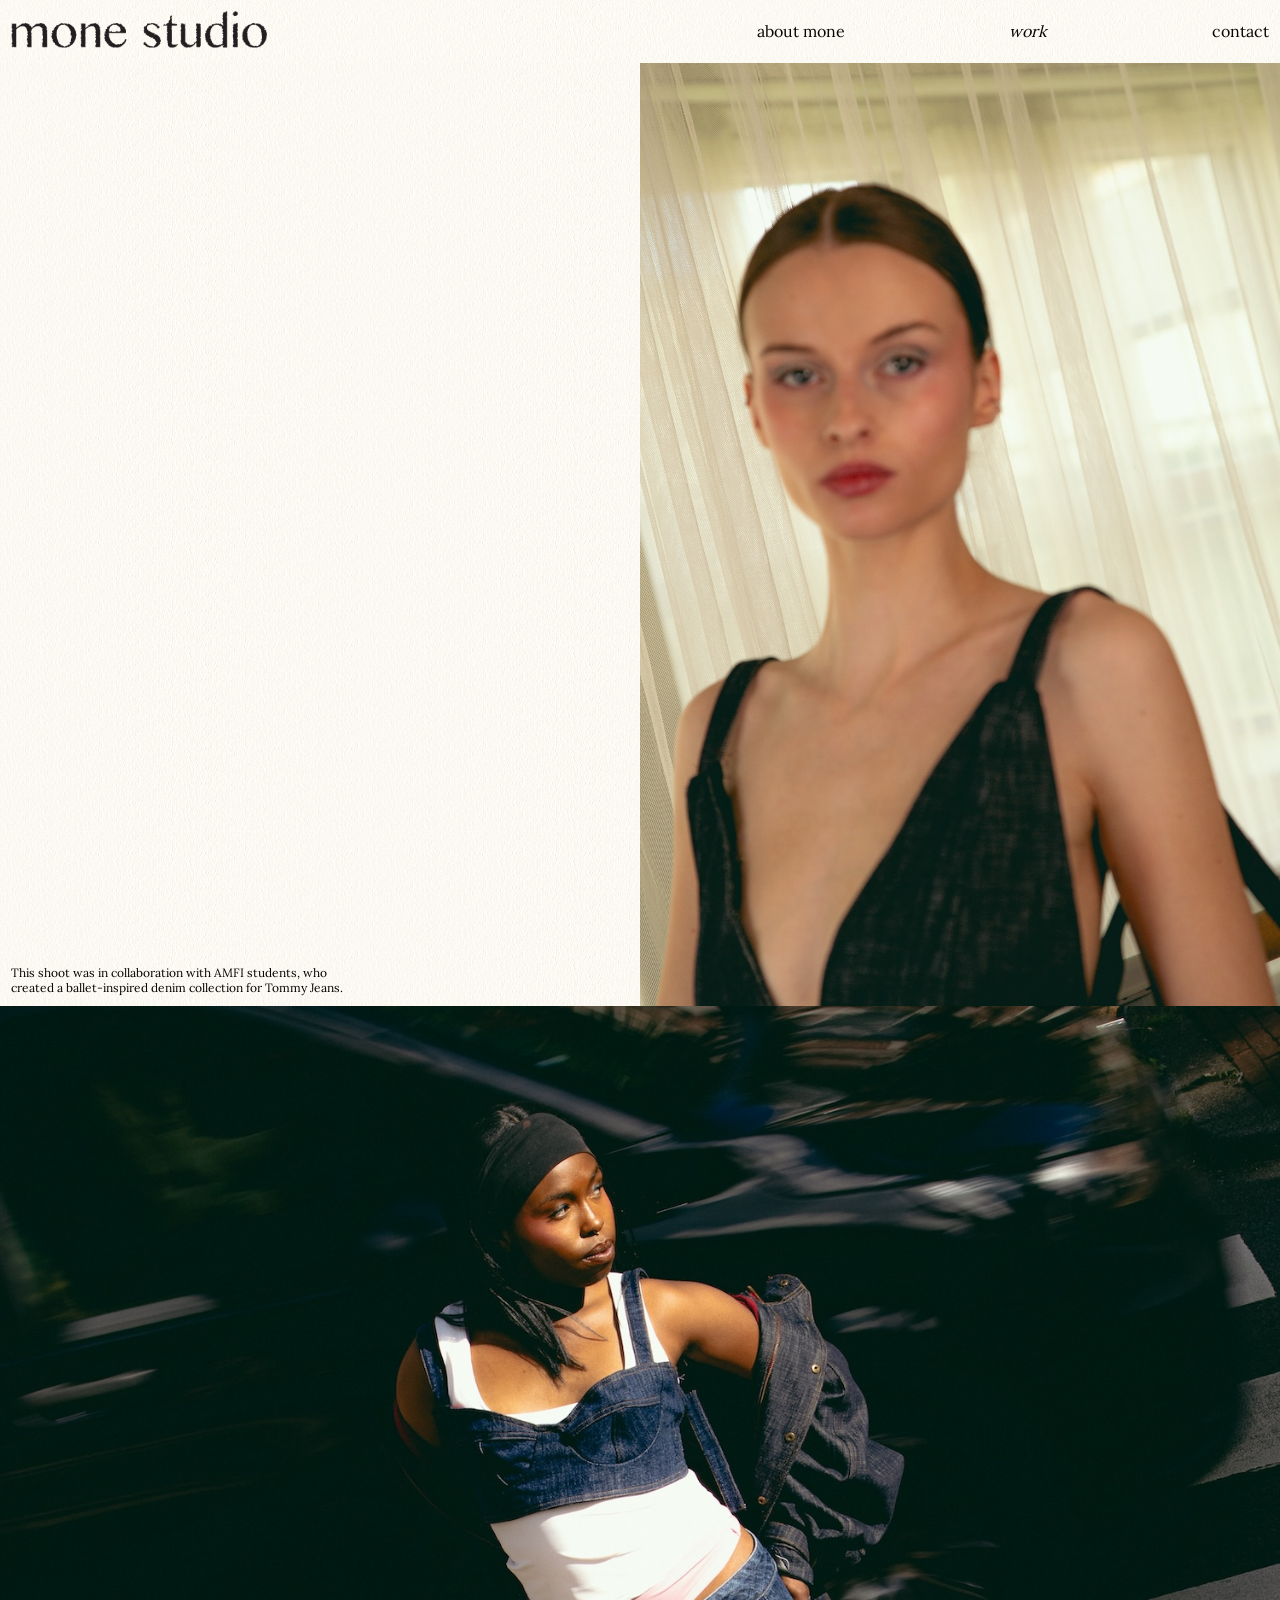
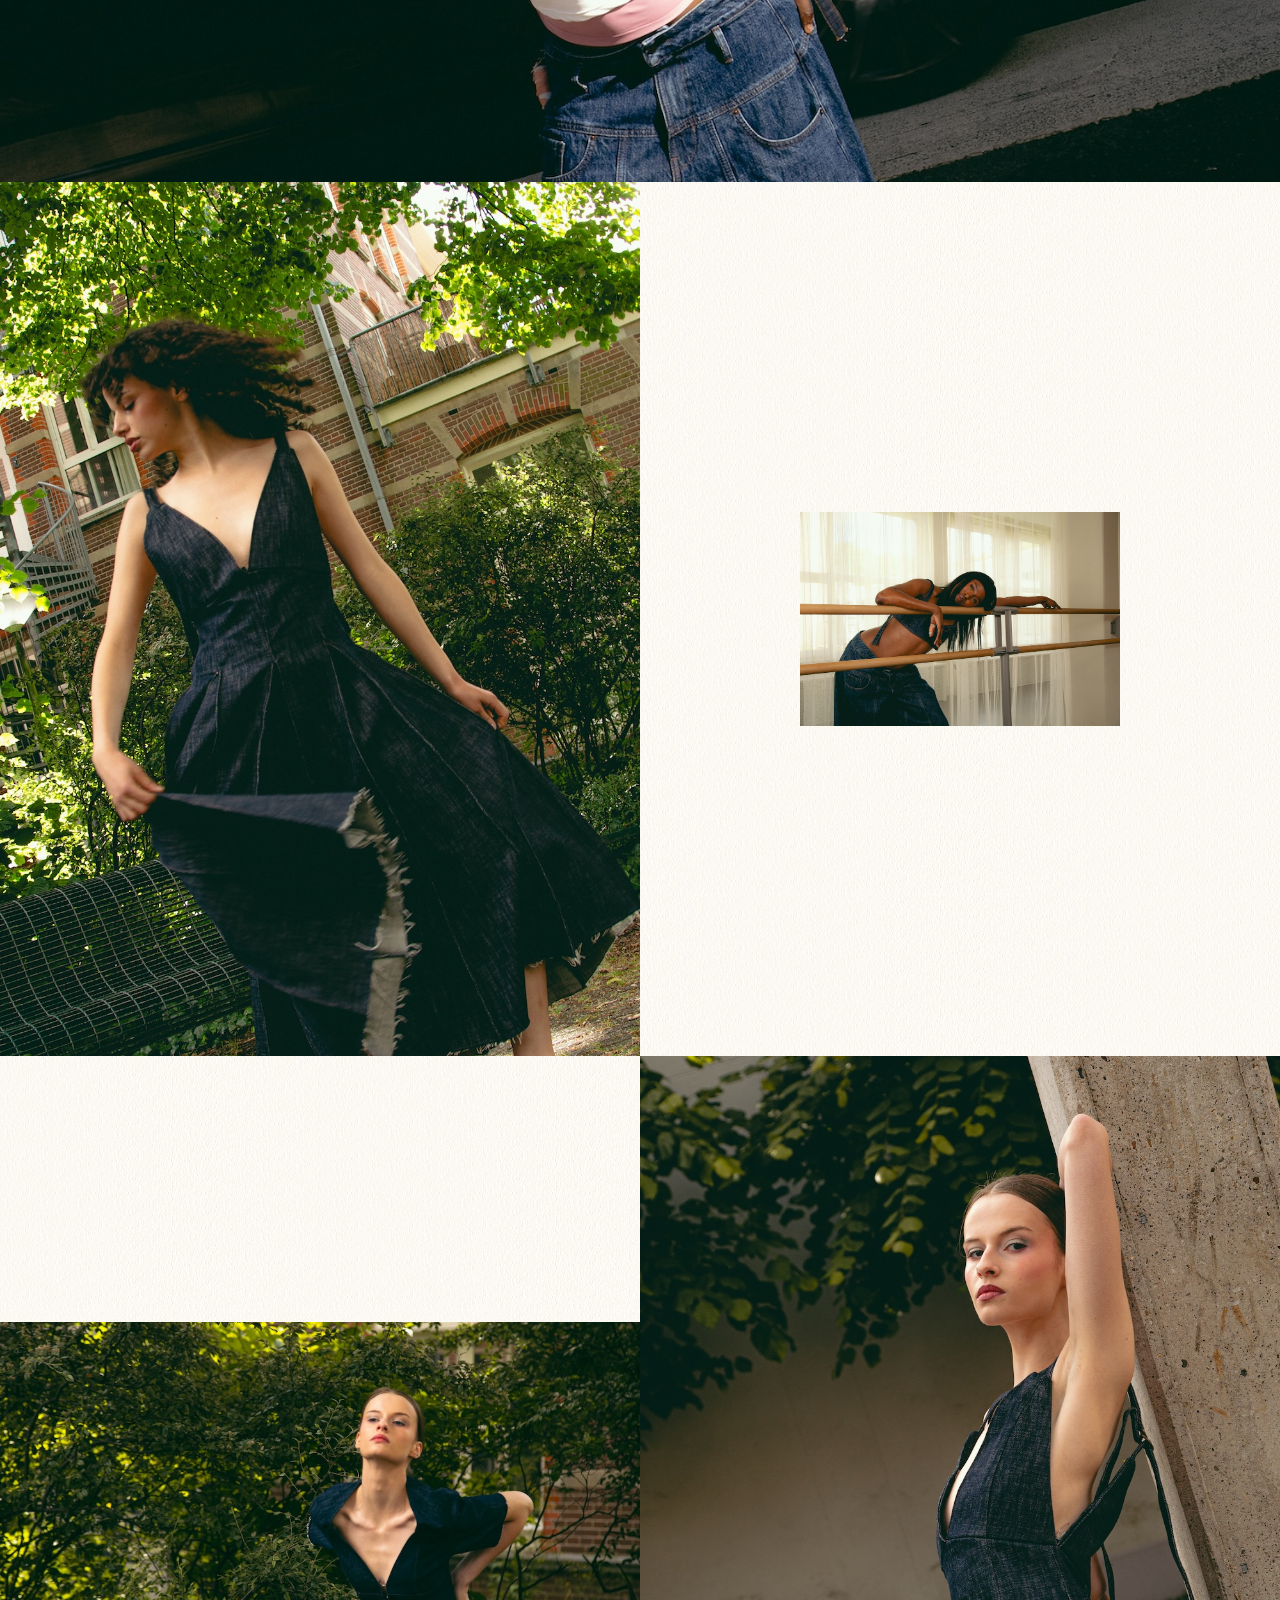
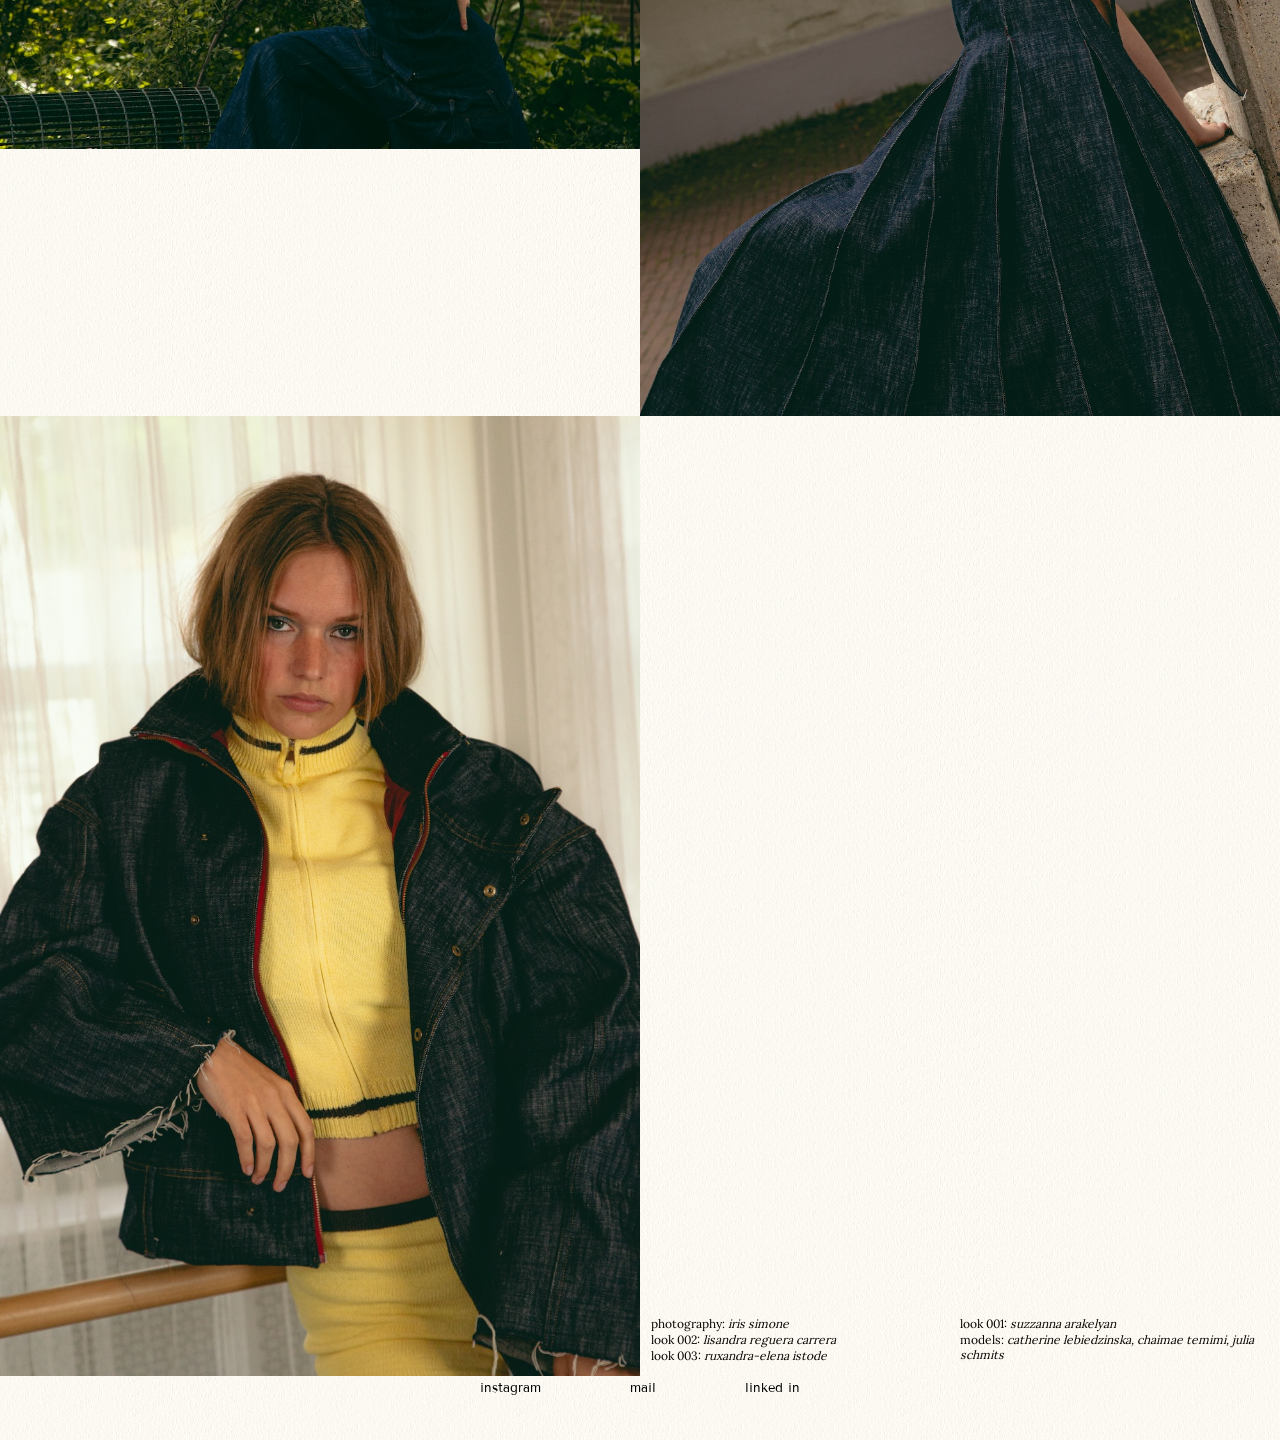
<file: denimballet.html>
<!DOCTYPE html>
<html lang="en">
<head>
    <meta charset="UTF-8">
    <meta name="viewport" content="width=device-width, initial-scale=1.0">

    <link rel="stylesheet" href="styles.css">
    <title>Denim Ballet</title>
</head>
<body>
    <div class="overlay"></div>

      <header>

        <nav>
            <li>
                <a>
                    <img src="img/general/mone-transparant-brown.png" alt="">
                </a>
                 <a>
                    <img src="img/general/mone-transparant-offwhite.png" alt="">
                </a>
            </li>

            <div id="toggle-btn">
                <span></span>
                <span></span>
                <span></span>
            </div>

            <div class="slide-menu">
                <ul>
                    <li>
                        <a href="index.html">About MONE</a>
                    </li>
                    <li>
                        <a href="work.html" aria-current="page">Work</a>
                    </li>
                    <li>
                        <a href="contacts.html">Contact</a>
                    </li>
                </ul>
                <img id="close-slider" src="img/general/transparent-x.png" alt="">
            </div>

             <ul>
                    <li>
                        <a href="index.html">About MONE</a>
                    </li>
                    <li>
                        <a href="work.html" aria-current="page">Work</a>
                    </li>
                    <li>
                        <a href="contacts.html">Contact</a>
                    </li>
                </ul>
        </nav>

    </header>

     <main id="denim" class="grid-photos">
        <section>
            <h1 class="visually-hidden">Denim ballet inspired collection</h1>

            <p>This shoot was in collaboration with AMFI students, 
                who created a ballet-inspired denim collection for 
                Tommy Jeans.</p>

            <ul>
                <li>
                    <p>Photography: <span class="italic">Iris Simone</span> </p>
                </li>
                 <li>
                    <p>Models: <span class="italic">Catherine Lebiedzinska, Chaimae Temimi, Julia schmits </span>  </p>
                </li>
                 <li>
                    <p>Look 001: <span class="italic">Suzzanna Arakelyan</span></p>
                </li>
                 <li>
                    <p>Look 002: <span class="italic">Lisandra Reguera Carrera</span></p>
                </li>
                <li>
                    <p>Look 003: <span class="italic">Ruxandra-Elena Istode</span></p>
                </li>
            </ul>    

             <img src="img/shoots/denim-ballet/69B9572-2.jpg" alt=""> 
             <img src="img/shoots/denim-ballet/IMG_0206-2.jpg" alt=""> 
             <img src="img/shoots/denim-ballet/69B0433.jpg" alt="">  
             <img src="img/shoots/denim-ballet/69B9540.jpg" alt="">
             <img src="img/shoots/denim-ballet/69B0225.jpg" alt="">
             <img src="img/shoots/denim-ballet/69B8842.jpg" alt="">
             <img src="img/shoots/denim-ballet/69B9941.jpg" alt="">  
             
                        


        </section>

    </main>

    <footer>
        <ul>
            <li>
                <a href="https://www.instagram.com/monecreativestudio?igsh=dHZveTFrOGh5NHJl&utm_source=qr">Instagram</a>
            </li>
            <li>
                <a href="">Mail</a>
            </li>
            <li>
                <a href="https://www.linkedin.com/in/iris-baltus-983a91307?utm_source=share&utm_campaign=share_via&utm_content=profile&utm_medium=ios_app">Linked In</a>
            </li>
        </ul>
        
        <!-- <img src="img/general/mone-transparant-beige.png" alt=""> -->
    </footer>
    
    <script src="script.js"></script>
</body>
</html>
</file>
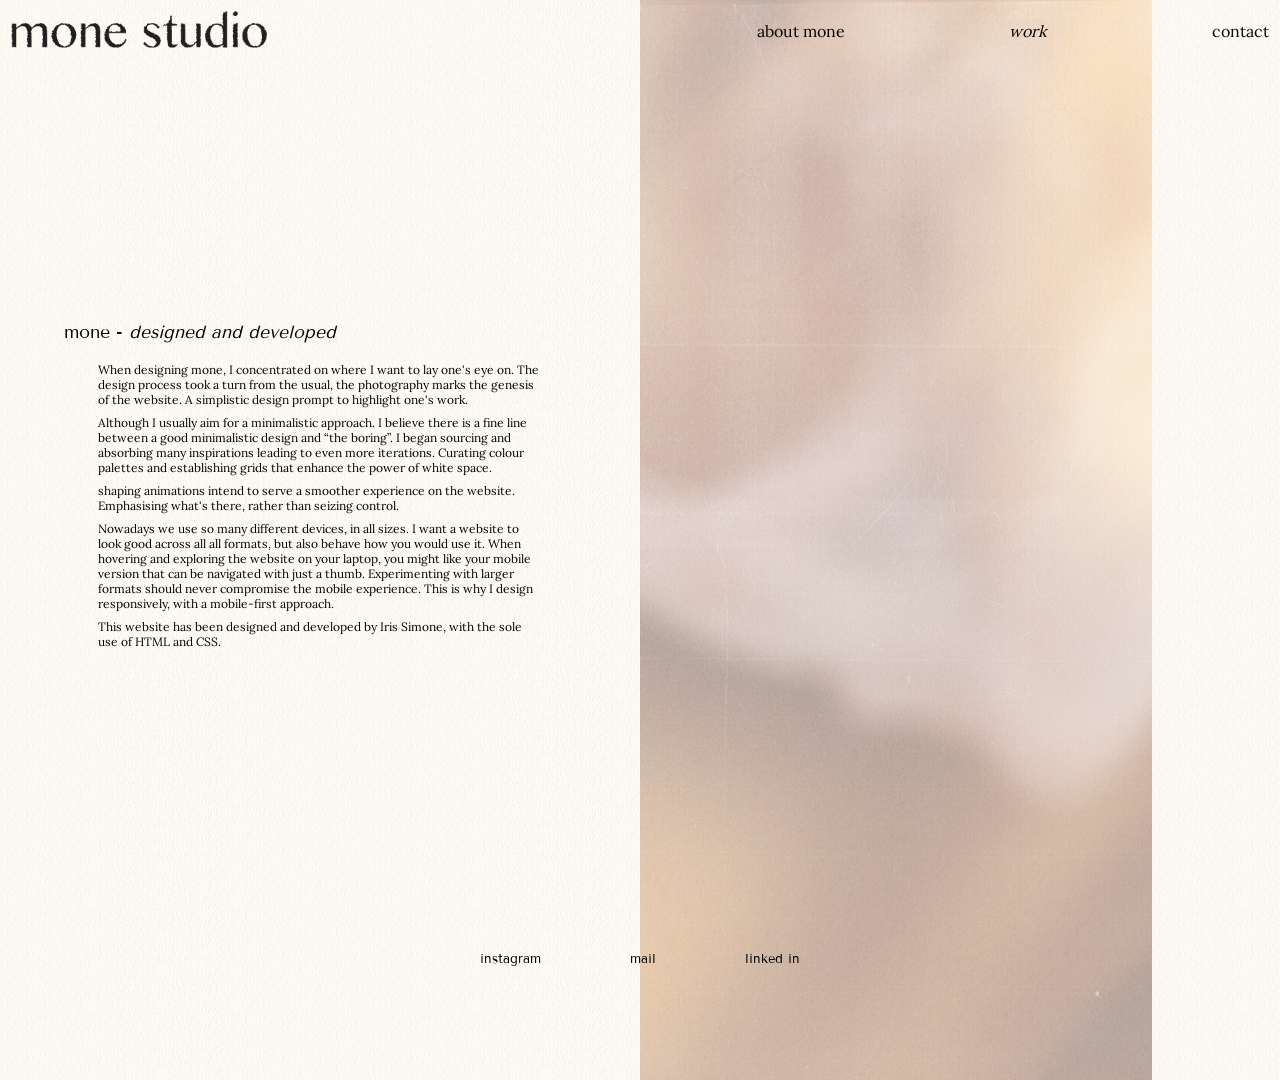
<file: webdesign.html>
<!DOCTYPE html>
<html lang="en">
<head>
    <meta charset="UTF-8">
    <meta name="viewport" content="width=device-width, initial-scale=1.0">
    <title>photography</title>

    <link rel="stylesheet" href="styles.css">
</head>
<body id="webdesign">
    <div class="overlay"></div>
        <header>

        <nav>
            <li>
                <a>
                    <img src="img/general/mone-transparant-brown.png" alt="">
                </a>
                 <a>
                    <img src="img/general/mone-transparant-offwhite.png" alt="">
                </a>
            </li>

            <div id="toggle-btn">
                <span></span>
                <span></span>
                <span></span>
            </div>

            <div class="slide-menu">
                <ul>
                    <li>
                        <a href="index.html" >About MONE</a>
                    </li>
                    <li>
                        <a href="work.html" aria-current="page">Work</a>
                    </li>
                    <li>
                        <a href="contacts.html">Contact</a>
                    </li>
                </ul>
                <img id="close-slider" src="img/general/transparent-x.png" alt="">
            </div>

             <ul>
                    <li>
                        <a href="index.html" >About MONE</a>
                    </li>
                    <li>
                        <a href="work.html" aria-current="page">Work</a>
                    </li>
                    <li>
                        <a href="contacts.html">Contact</a>
                    </li>
                </ul>
        </nav>

    </header>

    <main class="webdesign">
        <section>
            <h1>mone - <span class="italic">designed and developed</span></h1>
            <p>When designing mone, I concentrated on where I
                 want to lay one's eye on. The design process 
                 took a turn from the usual, the photography 
                 marks the genesis of the website. A simplistic 
                 design prompt to highlight one's work.</p>
            <p>
                Although I usually aim for a minimalistic approach.
                I believe there is a fine line between a good 
                minimalistic design and “the boring”. I began 
                sourcing and absorbing many inspirations leading 
                to even more iterations. Curating colour palettes 
                and establishing grids that enhance the power of 
                white space.
            </p>
            <p>
                shaping animations intend to serve a smoother 
                experience on the website. Emphasising what's 
                there, rather than seizing control. 
            </p>
            <p>
                Nowadays we use so many different devices, in 
                all sizes. I want a website to look good across 
                all all formats, but also behave how you would 
                use it. When hovering and exploring the website 
                on your laptop, you might like your mobile version 
                that can be navigated with just a thumb. 
                Experimenting with larger formats should never 
                compromise the mobile experience. This is why I 
                design responsively, with a mobile-first approach.

            </p>
            <p>
                This website has been designed and developed 
                by Iris Simone, with the sole use of HTML and 
                CSS.
            </p>
        </section>
        <img src="img/webdesign/_69B9225.png" alt="">

            <!-- <ul>
                <li>
                    <img src="img/webdesign/Screenshot 2026-07-15 at 13.50.19.png" alt="">
                </li>
                <li>
                    <img src="img/webdesign/Screenshot 2026-07-15 at 13.50.42.png" alt="">
                </li>
            </ul> -->

        

    </main>

    <footer>
        <ul>
            <li>
                <a href="https://www.instagram.com/monecreativestudio?igsh=dHZveTFrOGh5NHJl&utm_source=qr">Instagram</a>
            </li>
            <li>
                <a href="">Mail</a>
            </li>
            <li>
                <a href="https://www.linkedin.com/in/iris-baltus-983a91307?utm_source=share&utm_campaign=share_via&utm_content=profile&utm_medium=ios_app">Linked In</a>
            </li>
        </ul>
        
        <!-- <img src="img/general/mone-transparant-beige.png" alt=""> -->
    </footer>

    <script src="script.js"></script>
</body>
</html>
</file>
<file: styles.css>
*{
    padding: 0;
    margin: 0;
}

:root{
    --color-text:#090400;;
    --color-text-dark-bckgrnd: #F8F7F2;
    --color-background: #F8F7F2;
    --font-color-default: #000;
    --font-color-dark-bckgrnd: #F8F7F2;

    --font-lora: 'lora', 'serif', system-ui, -apple-system, BlinkMacSystemFont, 'Segoe UI', Roboto, Oxygen, Ubuntu, Cantarell, 'Open Sans', 'Helvetica Neue';
    --font-lora-italic: 'Lora-italic', 'serif', system-ui, -apple-system, BlinkMacSystemFont, 'Segoe UI', Roboto, Oxygen, Ubuntu, Cantarell, 'Open Sans', 'Helvetica Neue';
    --font-tenor-sans: 'tenor-sans', 'serif', system-ui, -apple-system, BlinkMacSystemFont, 'Segoe UI', Roboto, Oxygen, Ubuntu, Cantarell, 'Open Sans', 'Helvetica Neue';
    --margin-width: min(.7rem, 5vw);
    --height-article-work: fit-content;
}

/* fonts */

@font-face {
    font-family: 'lora';
    src: url(./fonts/Lora-VariableFont_wght.ttf);
}

@font-face {
    font-family: 'lora-italic';
    src: url(./fonts/Lora-Italic-VariableFont_wght.ttf);
}

@font-face {
    font-family: 'tenor-sans';
    src: url(./fonts/TenorSans-Regular.ttf);
}


/* general */

body{
    background-image: url(img/general/sand-bckgrnd.png);
    background-size: 30vw;
}

p, a, h1, h3, li{
    font-family: var(--font-lora);
    color: var(--color-text);
    /* z-index: 1000; */
}

h1, h2, h3{
    font-weight: 400;
    font-size: 1.1rem;
    text-transform: lowercase;
    
}

h2{
    font-family: var(--font-tenor-sans);
}

/* h2:hover{
    font-style: italic;
} */

p{
    font-size: min(3vw, .75rem);
    
}

a{
    text-decoration: none;
    color: #000;
    text-transform: lowercase;

}

.visually-hidden {
  clip: rect(0 0 0 0);
  clip-path: inset(50%);
  height: 1px;
  overflow: hidden;
  position: absolute;
  white-space: nowrap;
  width: 1px;
}

.italic{
    font-style: italic;
}

li{
    list-style-type: none;
}

[aria-current="page"]{
    font-style: italic;
}

/* header */

header{
    display: flex;
    position: fixed;
    /* position: relative; */

    top: 0;
    left: 0;
    right: 0;

    flex-direction: row;
    width: calc(100vw - 2 * (var(--margin-width)));

    justify-content: space-between;
    padding: var(--margin-width);

    background-image: url(img/general/sand-bckgrnd.png);
    background-size: 30vw;

    z-index: 1000;

}
.header-dark-bckgrnd{
    background-image: none;
    color: var(--color-text-dark-bckgrnd);
}
.footer-dark-bckgrnd{
    background-image: none;
    color: var(--color-text-dark-bckgrnd);
}
.footer-dark-bckgrnd a{
    color: var(--color-text-dark-bckgrnd);

}

.header-dark-bckgrnd div span{
    background-color: var(--color-text-dark-bckgrnd);

}

.header-dark-bckgrnd nav > li a:first-of-type{
    display: none;
}
.header-dark-bckgrnd nav a:nth-of-type(2){
    display: block;
    position: relative;
    z-index: 1000;
}

.slide-menu{
    visibility: hidden;
    /* display: none; */
    width: 50vw;
    height: 100vh;
    z-index: 1000;

    background-color: var(--color-background);
    background-image: url('img/general/sand-bckgrnd.png');
    background-repeat: repeat;
    background-size: 50vw;
    align-items: flex-start;

    flex-direction: row;
    align-content: flex-end;
    justify-content: space-between;

    
    transform: translateX(100%);
    transition: transform .6s ease,
                visibility 0s linear .6s;

    margin-right: var(--margin-width);
    z-index: 20;

    position: fixed;
    bottom: 0;
    top: 0;
    left: 50vw;
    padding: var(--margin-width);
}

/* .slide-menu.open{
    
} */

.slide-menu.open{
    display: flex;
    transform: translateX(0);
    transition: transform .6s ease;
    visibility: visible;
    z-index: 1000;
}

/* background overlay */
.overlay {
    position: fixed;
    inset: 0;
    background: #000;
    opacity: 0;
    z-index: 10;
    visibility: visible;

    /* visibility: hidden; */
    pointer-events: none;
    transition: opacity .4s ease;
}

.overlay.open{
    opacity: 0.5;
    visibility: visible;
    pointer-events: auto;

    transition: opacity .4s ease;

}

.slide-menu.open {
    opacity: 1;
    visibility: visible;
}



.slide-menu ul{
    display: flex;
    flex-direction: column;
}

.slide-menu a{
    color: #000;
}
.slide-menu img{
    width: .7em;
    margin-top: calc(.5 * var(--margin-width));
    margin-right: calc(2 * var(--margin-width));

}

@media (width > 25em){
    .slide-menu{
        width: 40vw;
        left: 60vw;

    }
}

nav{
    width: 100%;
    display: flex;
    align-items: center;
    justify-content: space-between;
}

nav ul{
    
}

nav img{
    width: 32vw;
}
@media (width > 30em) {
    nav img{
        width: 20vw;
    }
    
}

nav li{
    list-style-type: none;
    /* position: fixed; */
}

nav a{
    position: relative;
    z-index: 1000;
}

nav a:nth-of-type(2){
    display: none;
}

header div{
    width: 1em;
    height: .8em;
    align-items: end;
    display: flex;
    flex-direction: column;
    justify-content: space-between;

    z-index: 1000;

}

header div span{
    display: flex;
    width: 100%;
    height: .1em;
    background-color: var(--color-text);

}

header ul{
    display: none;
}
header a{
    color: var(--font-color-inactive);
    
    

}
header li{
    transition: transform .4s ease-in-out;
    

}

header li:hover{
    
    transform: skewX(-10deg);
    opacity: 0.9;
    /* font-weight: 500; */
    /* font-style: italic; */
}

@media (width > 40em) {
    header ul{
        display: flex;
        flex-direction: row;
        justify-content: space-between;
        list-style-type: none;

        width: 40vw;
    }

    header a{
        z-index: 1000;

    }

    header div{
        display: none;
    }

}

/* footer */

footer{
    width: 100vw;
    display: grid;

    /* transform: translateY(-3rem); */
    grid-template-rows: calc(2 * (var(--margin-width))) 1fr calc(2 * (var(--margin-width)));
 
}

footer img{
    width: calc(100vw - (2 * var(--margin-width)));
    grid-row: 2 / 3;
    justify-self: center;

    z-index: 5;
    grid-column: 1 / -1;
}

footer ul{
    display: flex;
    justify-content: space-between;
    align-items: center;
    width: min(20rem, 80vw);

    justify-self: center;
    align-self: center;

    /* padding-top: 5vw; */
    grid-row: 2 / 3;

    z-index: 10;
    position: sticky;
    bottom: var(--margin-width);
   
 
}


footer li{
    list-style-type: none;
}

footer a {
    font-weight: 400;
    font-size: .8rem;

    display: inline-block;
    transition: transform .4s ease, opacity .4s ease;

    font-family: var(--font-tenor-sans);
}

footer a:hover{
    /* font-weight: 500; */
    transform: skewX(-10deg);
    opacity: 0.9;
    /* transition: transform .4s ease; */
}




.header-dark-bckgrnd nav > ul a{
    color: var(--color-text-dark-bckgrnd);
}

/* -------- INDEX -------- */
#about{
    margin: 0 var(--margin-width);
    z-index: -20;
    display: flex;
    height: 84vh;
    align-items: center;

    overflow-x: hidden;

}
#about img{
    height: 100vh;
    position: absolute;
    inset: 0 0 0 0;

    z-index: -10;
    /* opacity: 50%; */

}

main{
    margin-top: calc(1.5rem + 2*(var(--margin-width)));
}


/* #about article{
    height: 100vh;

    display: flex;
    flex-direction: column;
    justify-content: center;

} */

#body-about{
    overflow-x: hidden;
    height: 100%;
}

#about p, #about h1{
    color: var(--color-text-dark-bckgrnd);
}

#about article:first-of-type{
    display: grid;
    justify-self: center;
    height: 30vh;
    grid-template-rows: 30% 1fr 60%;
    grid-template-columns: 1fr;
    width: calc(100vw - (2 * var(--margin-width)));
    gap: .5rem;

}

#about article:first-of-type p{
    grid-column: 1 / 2;
    grid-row: 3 / 4;
}

#about article:first-of-type h1{
    grid-column: 1 / 2;
    grid-row: 2 / 3;
}


/* #about article:nth-of-type(2){
    display: grid;
    grid-template-rows: 2rem 1fr 2rem;
    

} */
/* #about article:nth-of-type(2) ul{
    display: flex;
    

    justify-content: center;

    grid-row: 1 / -1;
    grid-column: 1 / -1;

    position: absolute;
    left: 0;
    z-index: -10;
} */

/* #about article:nth-of-type(2) div{
    grid-row: 2 / 3;
    grid-column: 1 / -1;

    align-self: center;
    
    width: min(100%, 40rem);
} */
/* #about article:nth-of-type(2) img{
    height: 100vh;
    opacity: 50%;

  
} */

/* ----- ABOUT PAGE -- WIDE SIZE --------- */

@media (width > 35em){
    #about article:first-of-type{
        display: grid;
        /* height: 80vh; */
        grid-template-rows: 100%;
        grid-template-columns: 30vw 1fr 60vw;
        width: calc(100vw - (2 * var(--margin-width)));
        gap: .5rem;
        /* align-items: end; */

    }
    
    #about article:first-of-type p{
        grid-column: 3 / 4;
        grid-row: 2 / 3;
        max-width: 45em;
    }
  
}

@media  (width > 55em){
    #about img{
        width: 120vw;
        /* height: auto; */

    }
    
}




/* --------- WORK ----------*/
.body-work{
    overflow-x: hidden;
    /* height: 200vh; */
    /* overflow: hidden; */
}
#main-work{
    margin-top: calc(1.5rem + 2 * (var(--margin-width)));
    /* height: calc((2 * var(--height-article-work)) - (1.5rem + (2 * (var(--margin-width))))); */
    /* height: calc((2 * var(--height-article-work)) - 3rem); */
    /* height: calc(2 * var(--height-article-work)); */
    height: calc(200vh - 7.2em);
}

#main-work article{
    position: relative;
}

#main-work article img{
    width: 100vh;
    height: 100vw;
    object-fit: cover;
    grid-row: 1 / 3;
    grid-column: 1 / -1;
    opacity: 1;

    transform: rotate(90deg);
    z-index: 10;
   
}



#main-work section{
    width: 100vw;
    display: grid;
    
    grid-template-columns: 33vw 34vw 33vw;
    grid-template-rows: repeat(4, 50vh);

    transform: translateY(-3rem);
}

#main-work article a{
    justify-content: center;
    align-self: center;
    display: grid;
    padding: 2em;

    grid-column: 1 / -1;
    grid-row: 1 / 3;

    z-index: 100;
    color: var(--color-text-dark-bckgrnd);

}
/* a - on hover */
#main-work article a{
    transition: transform .3s ease, opacity .3s ease;
    z-index: 1000;

}
#main-work article h2{
    z-index: 20;
}

#main-work article a:hover{
    /* font-style: italic; */
    transform: skewX(-20deg);
    opacity: 0.9;
}

/* #photography h2 {
    transition: transform .2s ease, opacity .2s ease;
} */

/* #photography h2:hover{
    
    transform: skewX(-20deg);
    opacity: 0.9;
} */

#main-work article:first-of-type{
    grid-row: 1 / 3;
    display: grid;

}
#main-work article:nth-of-type(2){
    grid-row: 3 / 6;

}

#main-work article{
    height: 100vh;
    display: grid;
    width: 100vw;
    grid-column: 1 / -1;
    justify-content: center;
    align-items: center;
}

#main-work article img:nth-of-type(2){
    display: none;
    /* opacity: 0; */
}

    

/* ------ big size - WORK-------- */
@media (width > 40em){

    /* #main-work{
        height: calc(98vh - var(--margin-width));
    } */
      #main-work{
        height: calc(120vw - (1.5rem + (2 * (var(--margin-width)))));
    }

    #main-work section{
        width: 100vw;
        display: grid;
        grid-template-columns: 33vw 34vw 33vw;
        grid-template-rows: repeat(4, 30vw);
    }

    #main-work article{
        height: fit-content;

        display: grid;
        width: 100vw;
        grid-column: 1 / -1;
    
        grid-template-columns: 33vw 34vw 33vw;
        grid-template-rows: repeat(2, 30vw);
    }

    #main-work article img {
        transition: opacity 2s ease;
        /* pointer-events: none; */

    }

    #main-work article img:first-of-type{
        display: none;
        /* opacity: 0; */

    }
    #main-work article img:nth-of-type(2) {
        display: block;
        /* opacity: 1; */
    }

    #main-work article a:hover + img{
        display: block;  
        /* opacity: 1; */
        
        width: 100vw;
        height: 60vw;
        object-fit: cover;
        grid-row: 1 / 3;
        grid-column: 1 / -1;

        transform: rotate(0deg);
    }

    #main-work article a:hover + img + img{
        display: none;    
        /* opacity: 0; */
    }


    #main-work img:nth-of-type(2){
        width: 100vw;
        height: 60vw;
        object-fit: cover;
        grid-row: 1 / 3;
        grid-column: 1 / -1;

        transform: rotate(0deg);

   
    }

    .body-work footer{
        transform: translateY(calc(-4 * (var(--margin-width))));
        /* transform: translateY(-3rem); */
        height: 0;

    }

}

@media (width > 60em){
    #main-work{
        height: calc(100vw - (1.5rem + (2 * (var(--margin-width)))));
    }
    #main-work section{
        grid-template-rows: repeat(4, 25vw);

    }

    #main-work article{
        grid-template-rows: repeat(2, 25vw);

    }
    #main-work img{
        height: 50vw;

    }
    #main-work img:nth-of-type(2){
        height: 50vw;
    }
     #main-work img:first-of-type{
        height: 50vw;
    }
    #main-work article a:hover + img{
        height: 50vw;
    }

}

/* .body-work footer{
    transform: translateY(-5.5em);
} */

.body-work footer a{
    color: var(--color-text-dark-bckgrnd);
}
/* --------- detail pagin denim en twins --------- */
.grid-photos section{
    display: grid;
    grid-template-columns: repeat(2, 50vw);
    /* grid-template-rows: repeat(1fr, 9); */
}


.grid-photos ul{
    order: 10;
}

.grid-photos ul p{
    text-transform: lowercase;
}

.grid-photos ul img:first-of-type, .grid-photos ul img:nth-of-type(2){
    
}

.grid-photos img{
    width: 100vw;
    grid-column: 1 / -1;
}

#editorial3 img:first-of-type{
    order: 1;
}

#editorial3 img:nth-of-type(2){
    order: 3;
}

#editorial3 img:nth-of-type(3){
    order: 2;
}
#editorial3 img:nth-of-type(4){
    order: 4;
}

@media(width > 30em){

    #editorial3 img:first-of-type{
        width: 30vw;
        justify-self: center;
        object-fit: contain;
        height: 40vw;
        grid-column: 1 / 2;
    }

    #editorial3 img:nth-of-type(2){
    order: 2;
}

#editorial3 img:nth-of-type(3){
    order: 3;
}
/* .grid-photos img:first-of-type{
    order: 4;
}
.grid-photos img:nth-of-type(4){
    order: 1;
} */

}
.grid-photos ul, .grid-photos section > p{
    margin: var(--margin-width);
    grid-column: 1 / -1;
}
 
@media (width > 30em){
    .grid-photos img:first-of-type, .grid-photos img:nth-of-type(4), .grid-photos img:nth-of-type(6){
        width: 50vw;
        grid-column: 2 / 3;
    }
    .grid-photos img:nth-of-type(3), .grid-photos img:nth-of-type(5), .grid-photos img:nth-of-type(7){
        width: 50vw;
        grid-column: 1 / 2;
    }
    .grid-photos img:nth-of-type(4), .grid-photos img:nth-of-type(5){
        align-self: center;
    }

    .grid-photos img:nth-of-type(4){
        justify-self: center;
        width: 25vw;
    }
    .grid-photos img:nth-of-type(2){
        width: 100vw;
        grid-column: 1 / -1;

    }

    /* .grid-photos img:first-of-type, .grid-photos img:nth-of-type(2), .grid-photos img:nth-of-type(6){
        z-index: 10;
    } */

    .grid-photos ul{
        grid-column: 2 / 3;
        align-items: baseline;
        display: flex;
        flex-direction: column;
        justify-content: flex-end;
    }

    .grid-photos section > p{
        grid-column: 1 / 2;
        align-self: flex-end;
        max-width: 30em;
    }
    #twins section > p{
        max-width: 40em;
    }
}

@media (width > 63em){
     .grid-photos ul{
        display: grid;
        flex-direction: column;
        grid-auto-rows: 1rem;
        grid-template-columns: 1fr 1fr;
        align-content: end;

     }

     #denim ul li:nth-of-type(2){
        order: 5;
     }
     #denim ul li:nth-of-type(4){
        order: 4;
     }
     #denim ul li:nth-of-type(3){
        order: 3;
     }
     #denim ul li:nth-of-type(5){
        order: 5;
     }
            
}
/* #twins p{
    order: 2;
} */


/* ------ CONTACT PAGE --------- */
#body-contact{
    overflow-x: hidden;
}

#contact{
    margin-left: var(--margin-width);
    margin-right: var(--margin-width);

}

#contact article{
    /* height: 100vh; */ 
    align-self: center;
}
#contact div{
    /* height: 40vh; */
    display: flex;
    flex-direction: column;
    justify-content: end;
    gap: .5em;
    /* width: min(100vw, 35em); */
    /* margin: var(--margin-width); */
}

#contact h2{
    margin-top: var(--margin-width);
}

#contact ul{
    display: flex;
    position: relative;
    top: 0;
}

#contact ul img{
    width: 50vw;
    position: relative;
    z-index: -19;
    /* opacity: 50%; */
}

#contact article:nth-of-type(2) img{
    width: 60vw;
}
#contact article:nth-of-type(2) {
    justify-self: center;

}



    #contact{
        /* margin-top: 5rem; */
        /* margin-bottom: 13rem; */
        width: calc((100vw - (2 * (var(--margin-width)))));
        /* height: 70vh; */
        /* height: 26.4vh; */
        /* padding: var(--margin-width) var(--margin-width) var(--margin-width) 0; */
        display: grid;
        /* grid-template-columns: 25vw 1fr 20vw; */
        grid-template-rows: repeat(2, 80vh);
        /* grid-template-rows: repeat(3, 31%);
    }
    #contact h2{
        grid-column: 1 / 2;
        font-size: 1.1rem;
        
    }

    #contact ul{
        /* grid-column: 1 / 2; */
        /* grid-row: 1 / -1;  */
        /* align-items: start; */
    }
    /* #contact img{
        height: 100%;
        object-fit: contain;
        justify-self: end;
        order: -1;
        width: 100vw;
        

    } */

    #contact article:first-of-type img{
        transform: translateX(calc(-1 * (var(--margin-width))));
    }

    #contact div{
        grid-column: 2 / 3;
        /* margin-right: var(--margin-width); */
        /* grid-row: 3 / 4; */
        width: calc(100vw - 2*(var(--margin-width)));
        justify-content: start;
    }

@media (width > 30em){
    /* #contact article{
        height: 100vh;
    }   */

    #contact img{
        height: 100%;
        object-fit: contain;
        justify-self: end;
        order: -1;
        width: 100vw;
        /* transform: translateX(calc(-1 * (var(--margin-width)))); */

    }

}

@media (width > 40em){
    #contact{
        display: grid;
        grid-template-columns: repeat(2, 50vw);
        grid-template-rows: repeat(1, 100vh);
    }
    /* #contact article{
        width: 50vw;
    } */
    #contact article:first-of-type{
        align-content: center;
    }
    #contact article:first-of-type img{
        display: none;
    }
    #contact div{
        width: calc(100% - ( 2* var(--margin-width)));
    }
     #contact article:nth-of-type(2) img{
        width: 100%;
        object-fit: cover;
        height: 100vh;
        /* transform: translateX(calc(-1 * (var(--margin-width)))); */
    }

}
@media (width > 70em){
    /* #contact article:first-of-type img{
        display: block;
    } */

    #contact div{
        width: 80%;
        justify-self: center;
    }
}


/* -------- PHOTOGRAPHY PAGE --------- */

/* #photography{
    width: 100vw;
    display: grid;
    grid-template-columns: 33vw 34vw 33vw;
    grid-template-rows: repeat(4, 25vw);
}

#photography a{
    height: fit-content;
    display: grid;
    width: 100vw;
    grid-column: 1 / -1;
    justify-content: center;

}

#photography img{
    width: 100vw;
    height: 100vw;
    object-fit: cover;

} */

#photography{
    width: 100vw;
    display: grid;
    grid-template-columns: 33vw 34vw 33vw;
    grid-template-rows: repeat(6, 50vh);
}

#photography a{
    height: fit-content;

    display: grid;
    width: 100vw;
    grid-column: 1 / -1;
 
    grid-template-columns: 33vw 34vw 33vw;
    grid-template-rows: repeat(2, 50vh);
}
#photography a:first-of-type{
    grid-row: 1 / 3;
}

#photography a:nth-of-type(2){
    grid-row: 3 / 5;
    
}

#photography a:nth-of-type(3){
    grid-row: 5 / 7;
    
}

#photography img{
    width: 100%;
    height: 100%;
    object-fit: cover;
    grid-row: 1 / 3;
    grid-column: 1 / -1;
}

#photography .img-wrapper{
    width: 100vw;
    height: 100vh;
    object-fit: cover;
    grid-row: 1 / 3;
    grid-column: 1 / -1;
}

#photography h2{
    font-family: var(--font-tenor-sans);
    font-weight: 300;
    padding: 2em;

    grid-column: 1 / -1;
    grid-row: 1 / -1;

    align-self: center;
    justify-self: center;

    color: var(--color-text-dark-bckgrnd);
    z-index: 10;

    transition: link-italic 0.5s ease-in-out;

    transition: transform .4s ease, opacity .4s ease;
}


#photography h2:hover{
    /* font-style: italic; */
    transform: skewX(-20deg);
    opacity: 0.9;
}
/* #photography h2 + img{
    transition: transform .4s ease;
} */
#photography h2 + .img-wrapper img{
    transition: transform .4s ease-in-out;
}
#photography h2:hover + .img-wrapper img{
    transform: scale(1.03); 
   
}
.img-wrapper{
    overflow: hidden;
}

/* #photography h2:hover + .img-wrapper{
    transform: scale(1.05);
    overflow: hidden;
   
} */


/* .img-wrapper {
    overflow: hidden;
   
    justify-self: center;
    grid-column: 1 / -1;
} */

@media (width > 30em){
    /* #photography img{
        height: 80vh;
        width: 65vw;

        justify-self: center;
       
    } */

    #photography .img-wrapper{
        height: 80vh;
        width: 65vw;
        justify-self: center;
    }

    #photography a{
        grid-template-rows: repeat(2, 40vh);
        align-self: center;
    }

    #photography{
        grid-template-rows: repeat(6, 45vh);
    }

}

@media (width > 40em){
      /* #photography img{
        height: 80vh;
        width: 55vw;

        justify-self: center;
        
    } */

    #photography .img-wrapper{
        height: 80vh;
        width: 55vw;

        justify-self: center;
        object-fit: cover;

        grid-row: 1 / 3;
        grid-column: 1 / -1;
    }
}

@media (width > 50em){
    #photography .img-wrapper{
        height: 80vh;
        width: 45vw;

        justify-self: center;
        /* object-fit: contain; */
    }
}


@media (width > 60em){
    #photography .img-wrapper{
        height: 80vh;
        width: 40vw;

        justify-self: center;
        /* object-fit: contain; */
    }
}

@media (width > 70em){
    #photography .img-wrapper{
        height: 80vh;
        width: 35vw;

        justify-self: center;
        /* object-fit: contain; */
    }
}
@media (width > 80em){
    #photography .img-wrapper{
        height: 80vh;
        width: 30vw;

        justify-self: center;
        /* object-fit: contain; */
    }
}
@media (width > 90em){
    #photography .img-wrapper{
        height: 80vh;
        width: 25vw;

        justify-self: center;
        /* object-fit: contain; */
    }
}

.webdesign{
    height: 100vh;
    /* background-color: burlywood; */

    /* background-image: url(img/general/motionblur-img-mone\ 3.jpg);
    width: 100vw; */
}

.webdesign h1{
    font-family: var(--font-tenor-sans);
    padding-bottom: var(--margin-width);
    color: #090400;
    /* color: var(--color-text-dark-bckgrnd); */
}

.webdesign p{
    color: #090400;
    /* color: var(--color-text-dark-bckgrnd); */
}


.webdesign img{
    height: 120vh;
    /* width: 50vw; */
    z-index: -10;
    position: absolute;
    bottom: 0;
    object-fit: contain;
    top: 0;
    right: 0;
    opacity: 0.5;
}
.webdesign section{
    display: flex;
    gap: .5rem;
    max-width: 30rem;

    margin-left: var(--margin-width);
    margin-right: var(--margin-width);

    flex-direction: column;
    justify-content: center;
    height: calc(100vh - 2 * var(--margin-width));
}

#webdesign{
    overflow-x: hidden;
}

#webdesign header{
    background-image: none;
}

@media(width > 30em){
    .webdesign p{
        margin-left: calc(3 * (var(--margin-width)));
}
    .webdesign img{
        width: 100vw;
        object-fit: cover;
    }
}

@media(width > 40em){
     .webdesign img{
        width: 40vw;
        right: 10vw;
    }
}

@media(width > 50em){
    .webdesign section{
        margin-left: 5vw;
    }
   

}

@media(width > 80em){
    .webdesign section{
        margin-left: 10vw;
}
    
}
</file>
